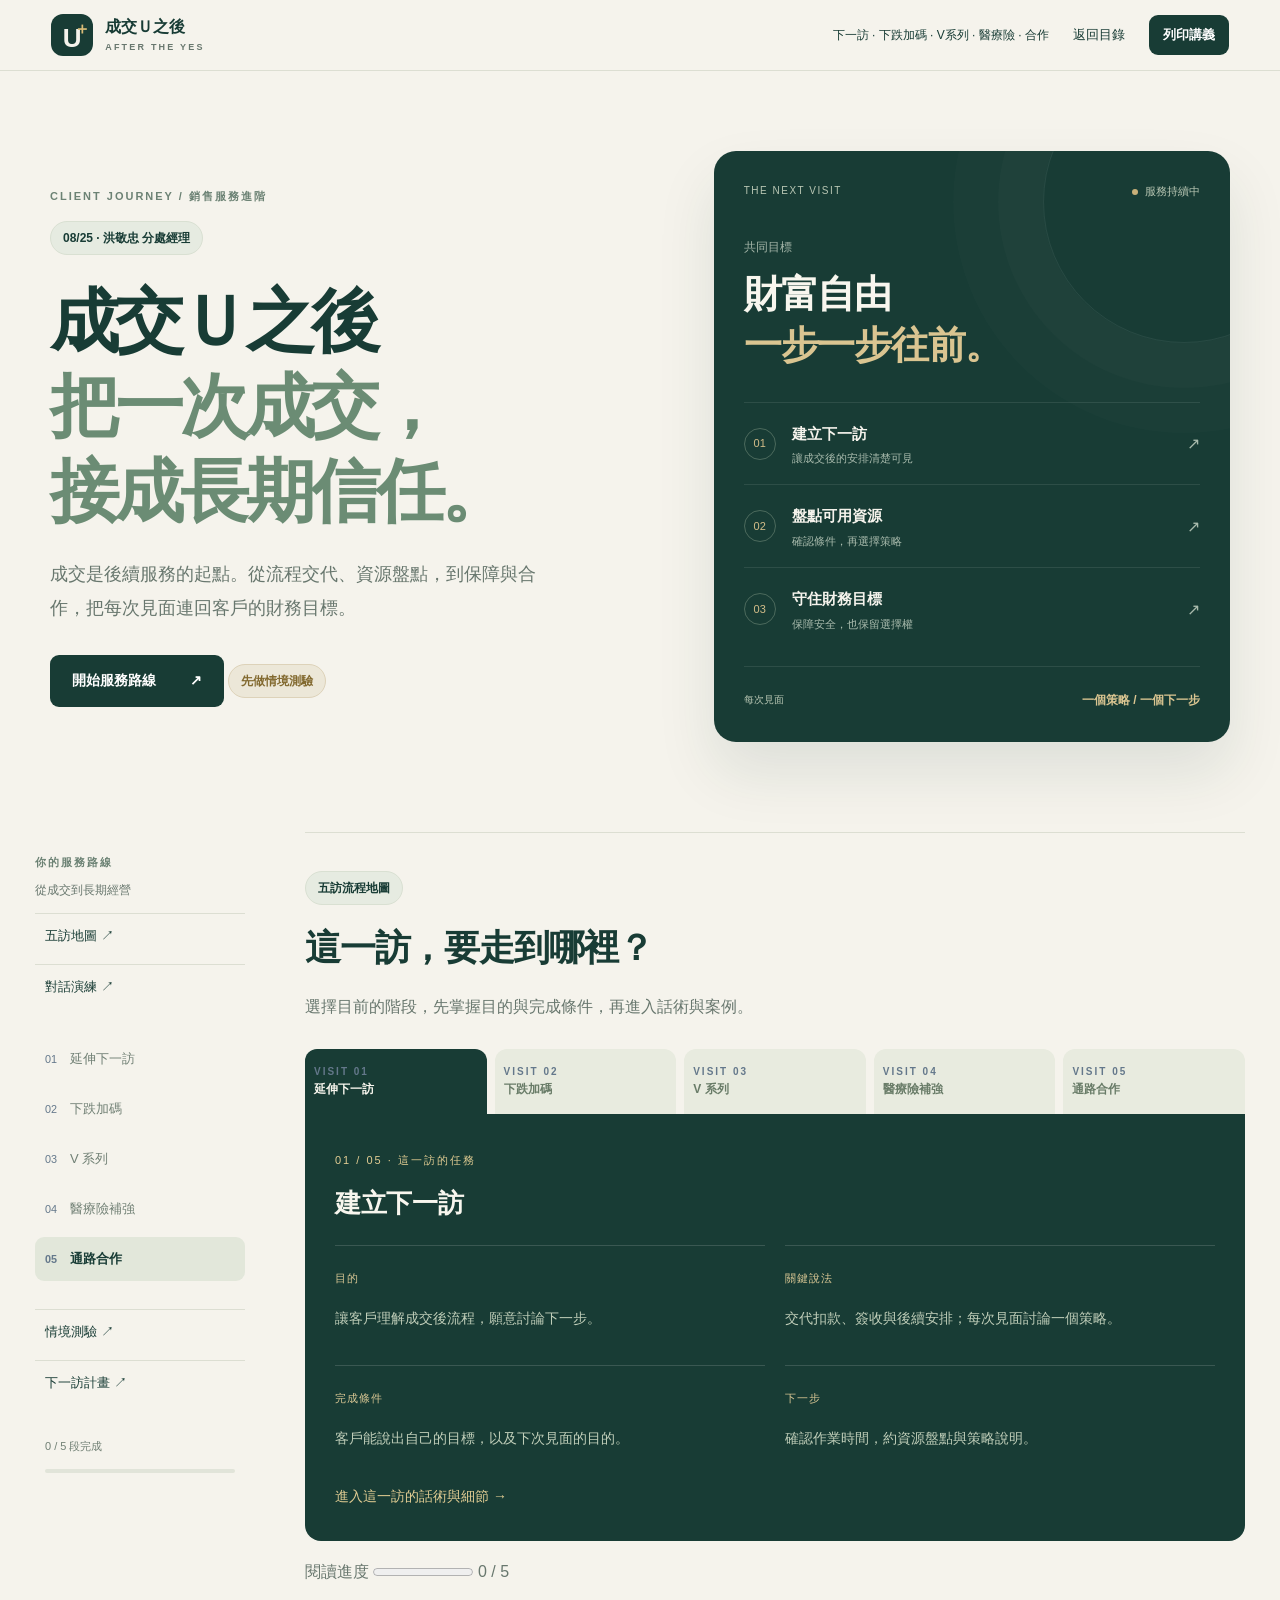
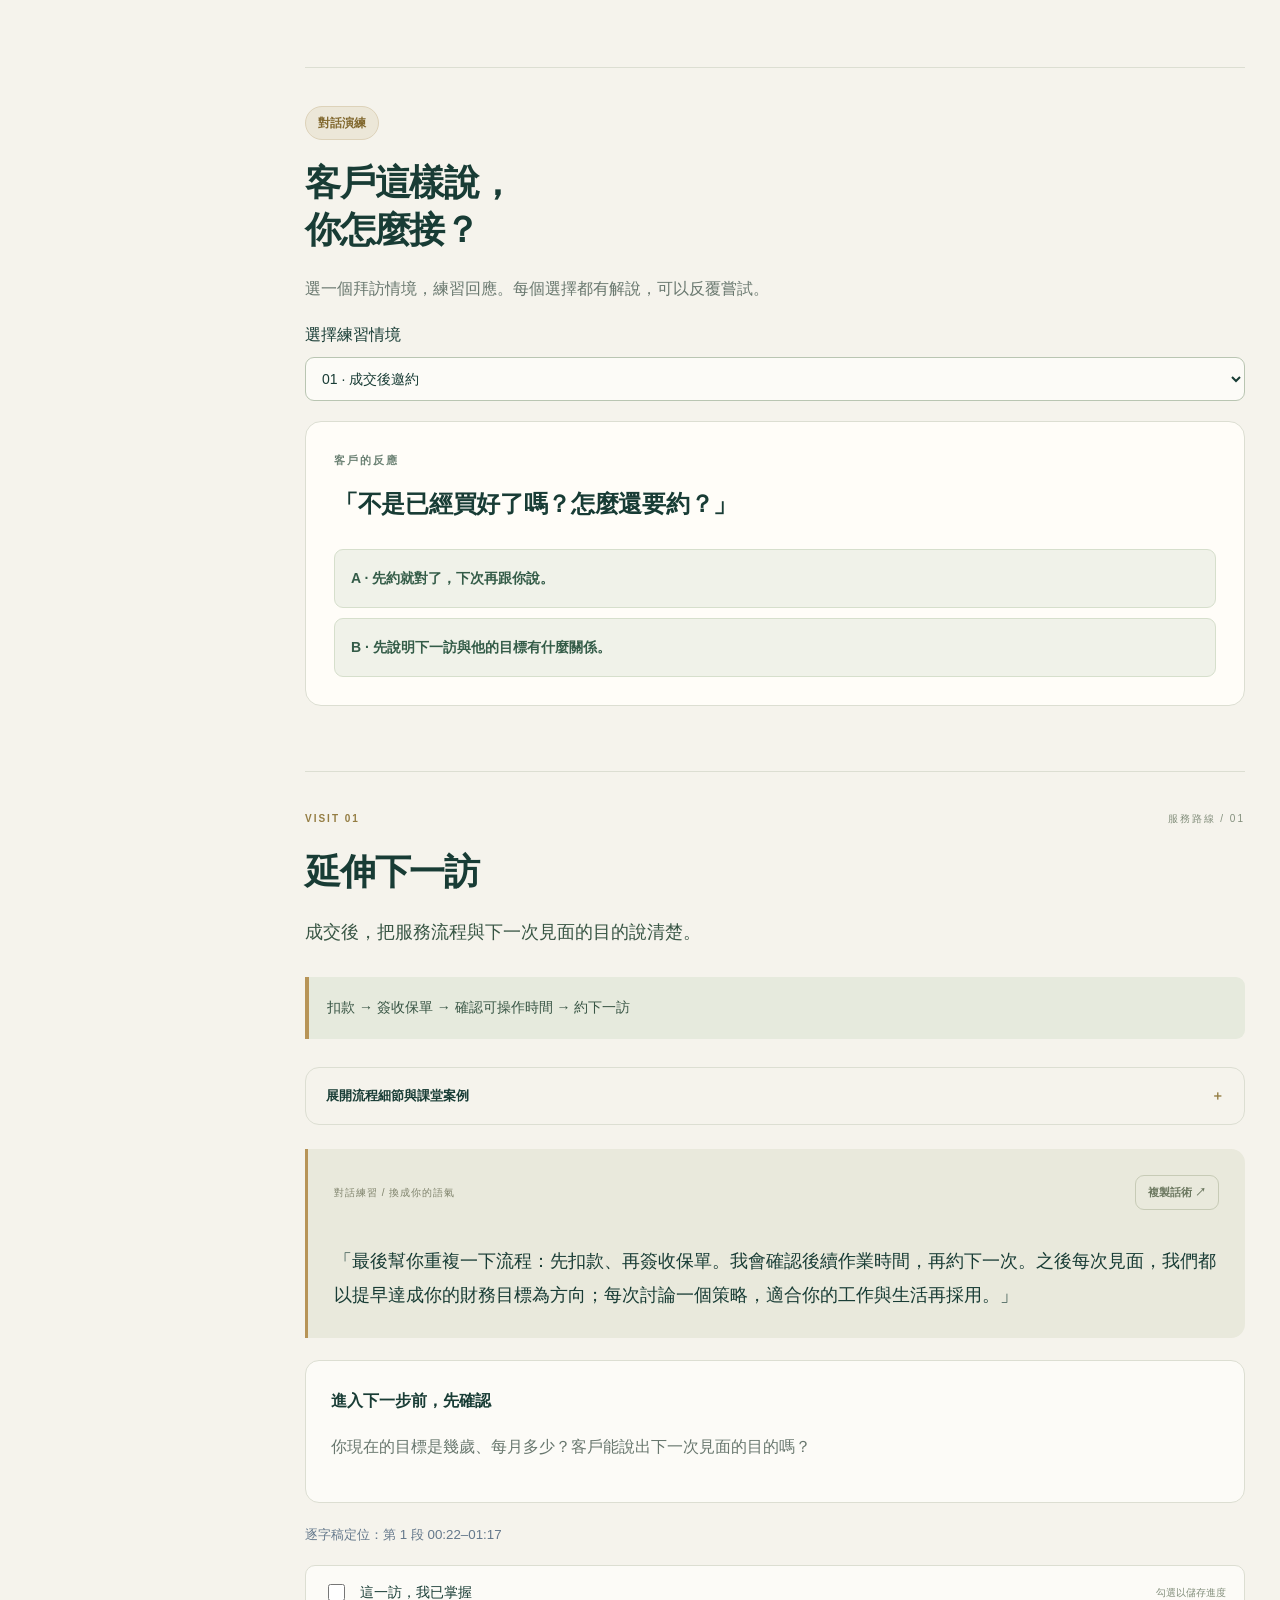
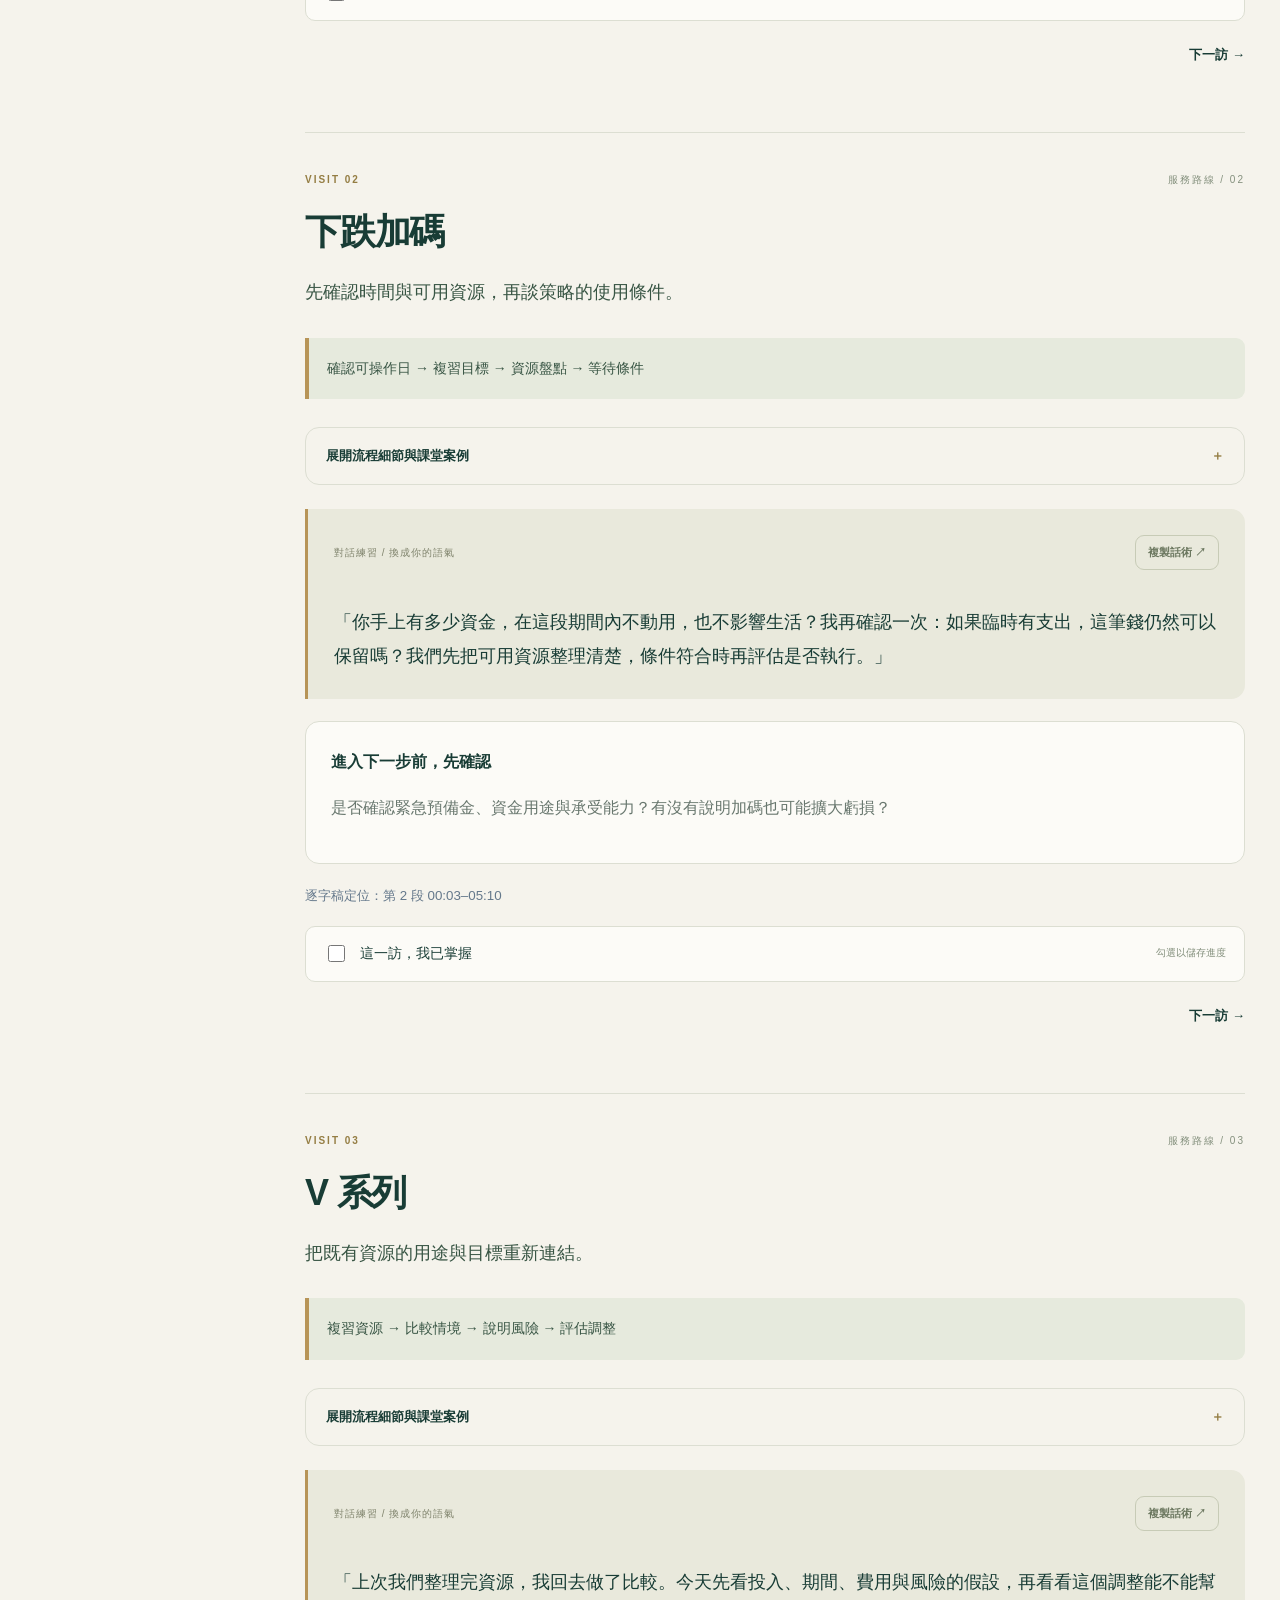
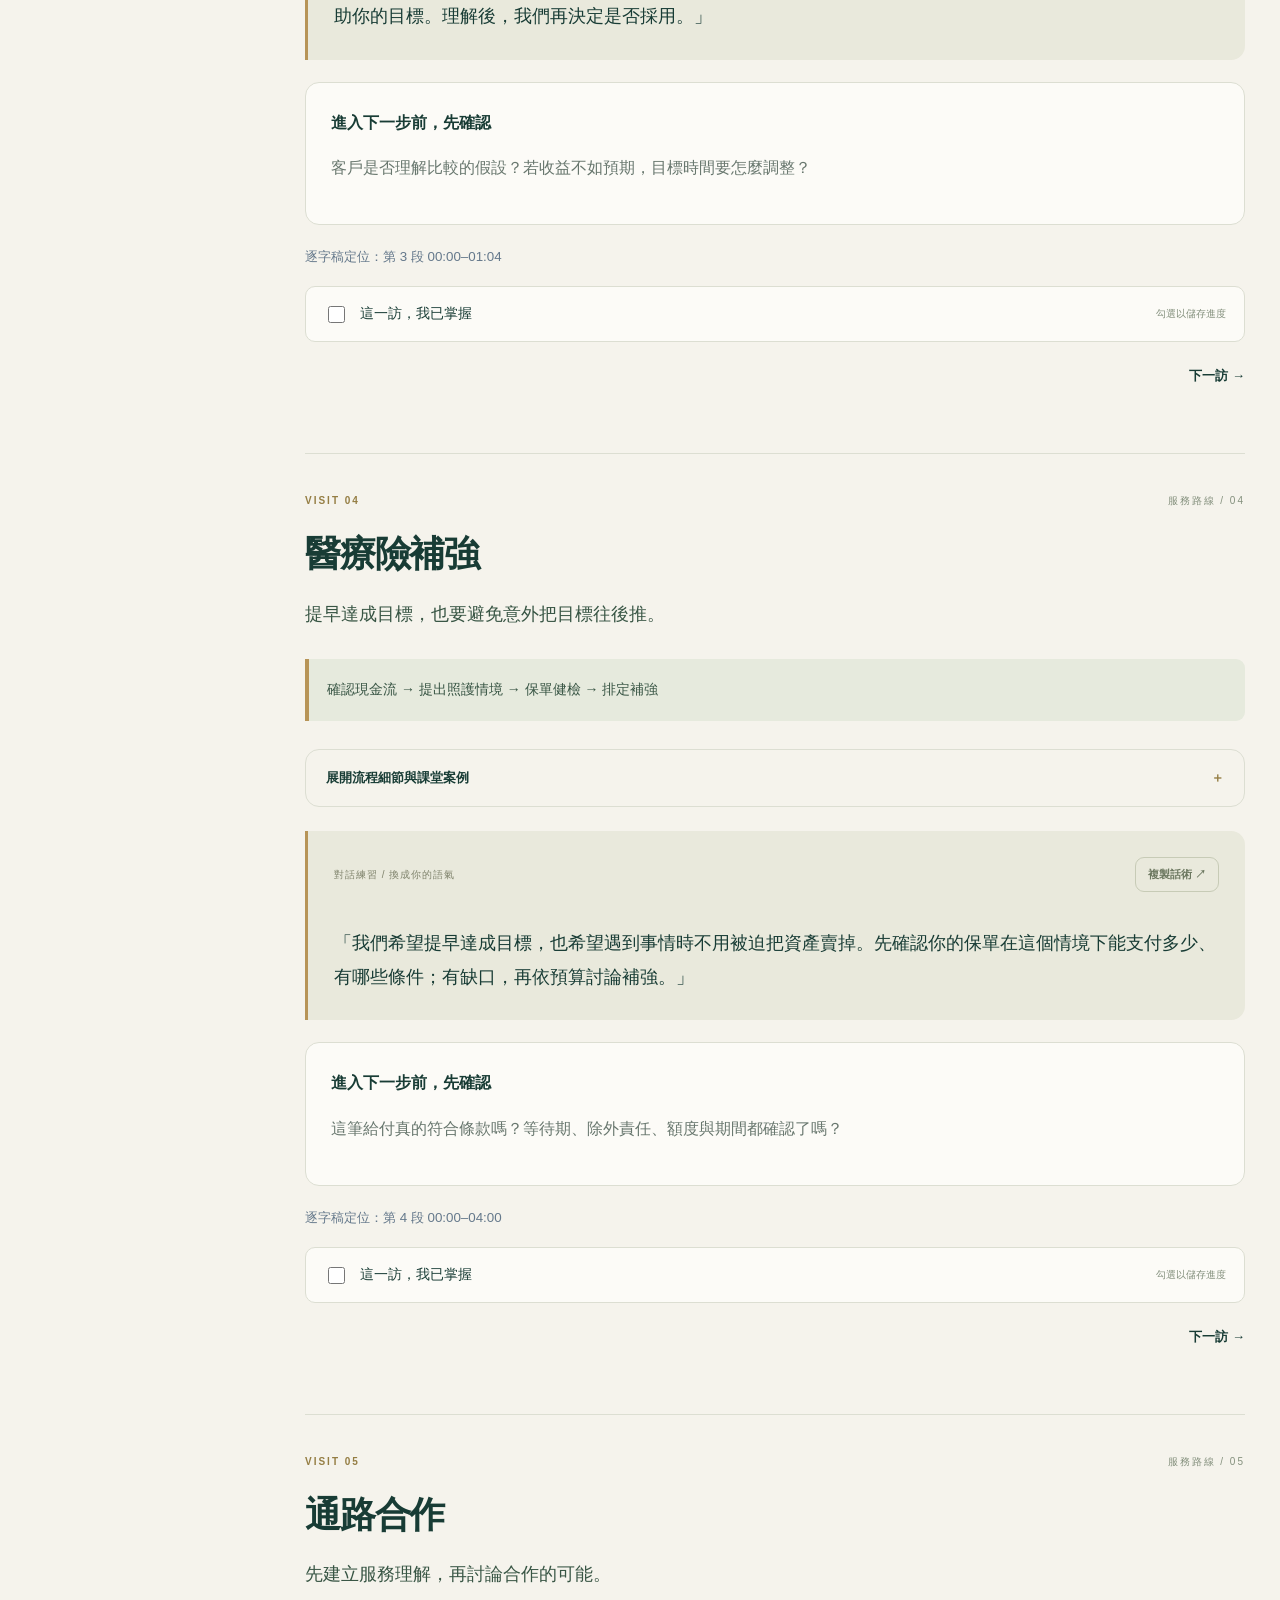
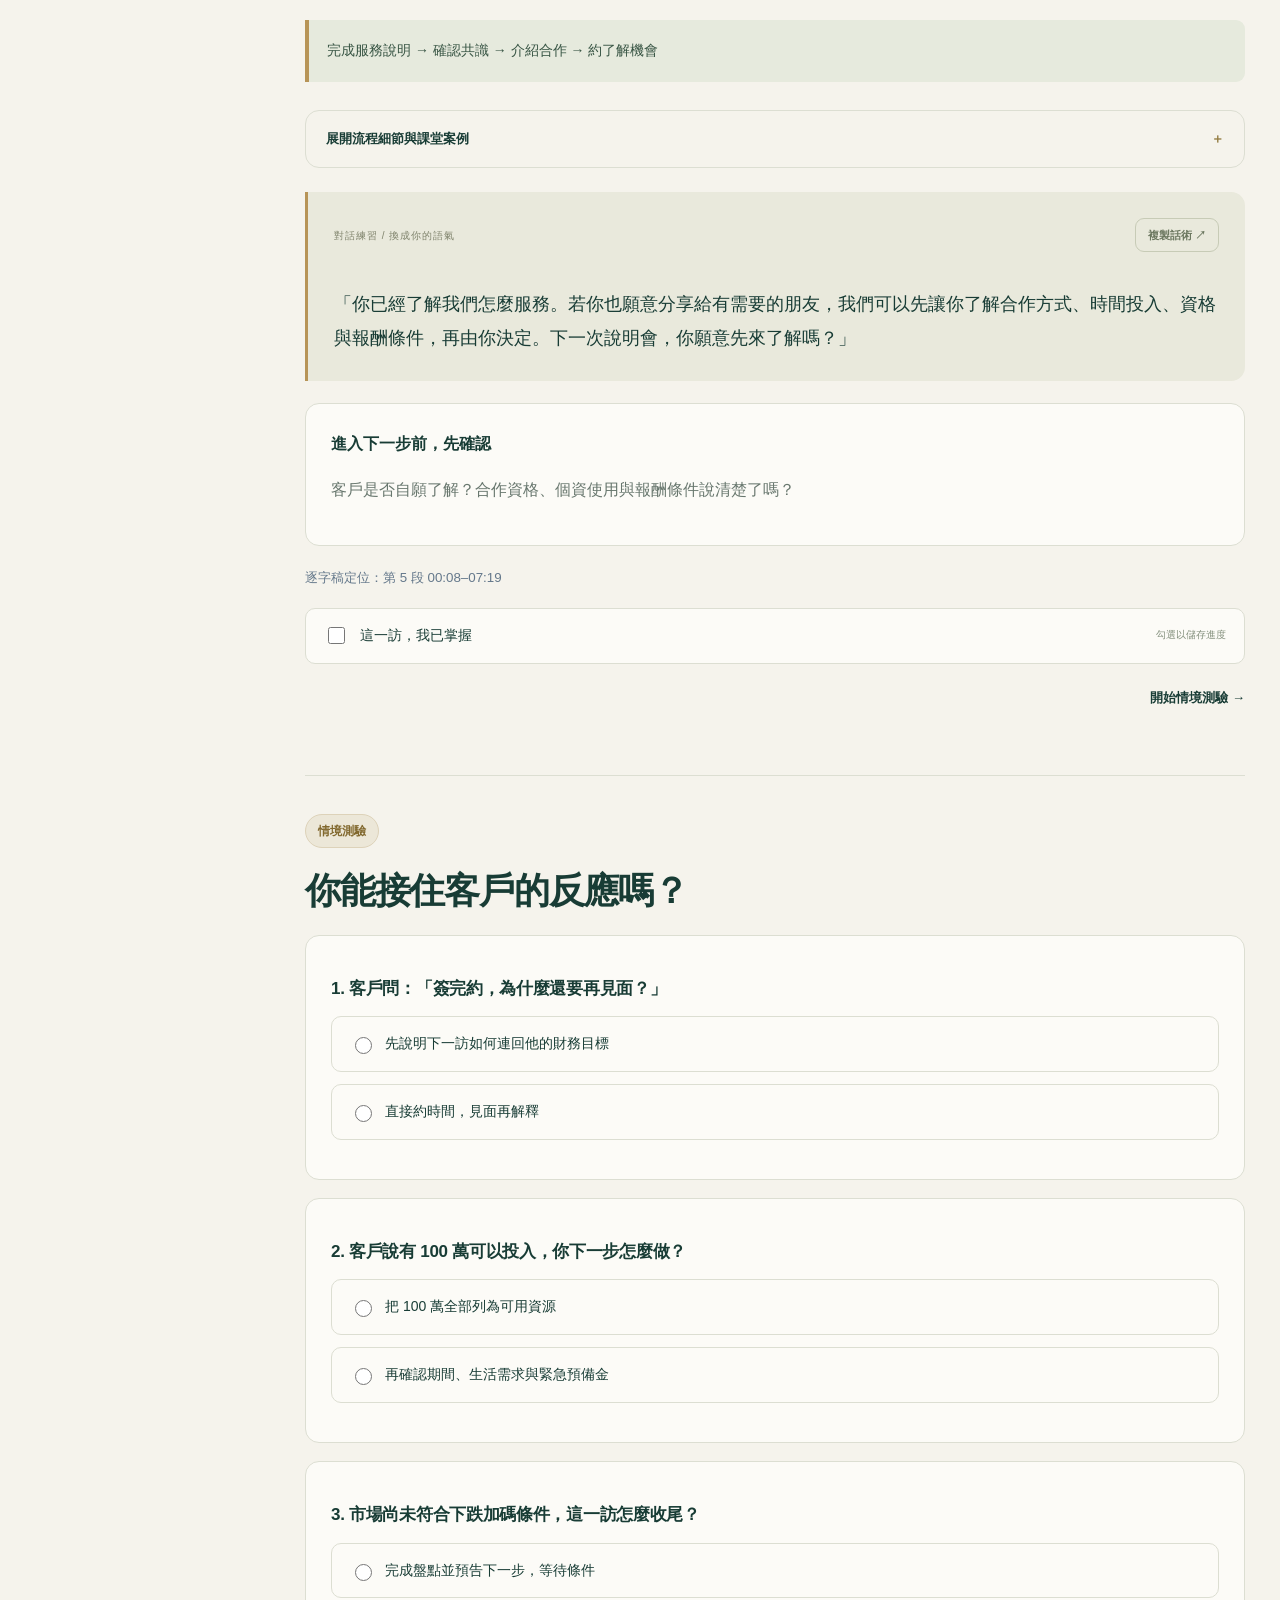
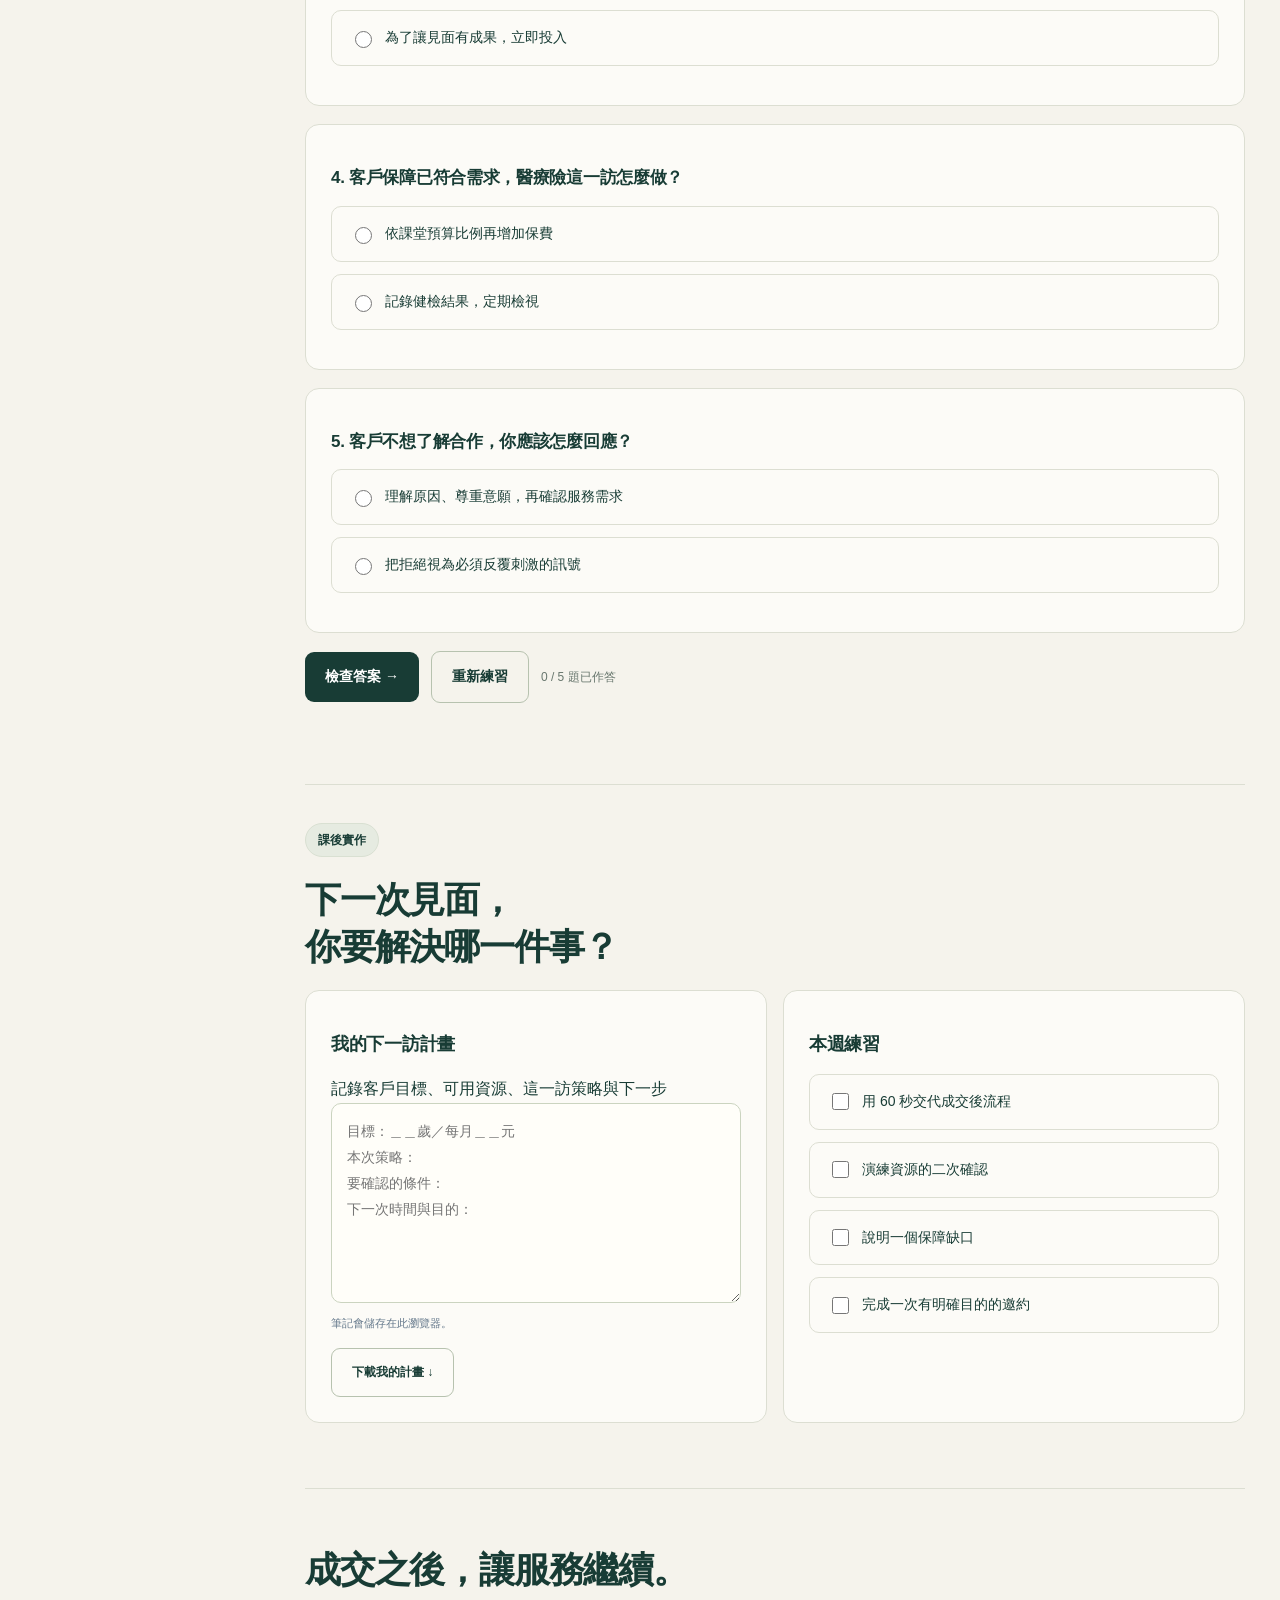
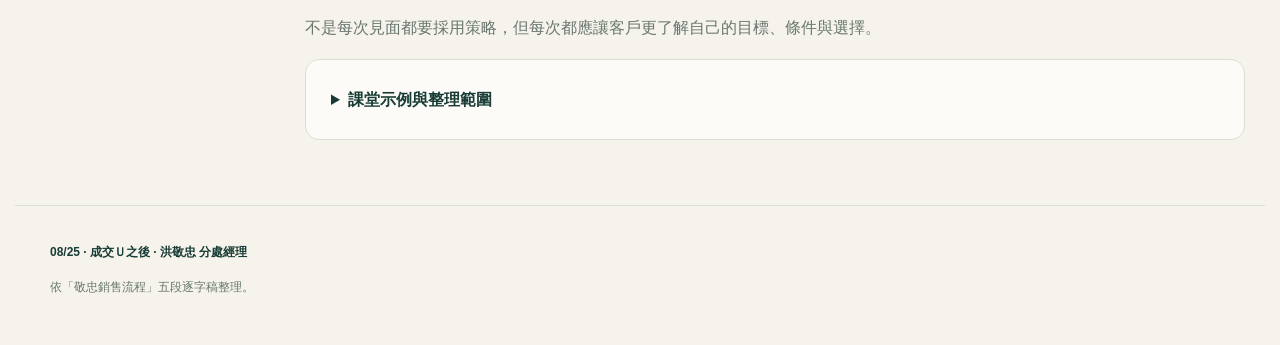
<file: index.html>
<!doctype html><html lang="zh-Hant"><meta charset="utf-8"><meta name="viewport" content="width=device-width,initial-scale=1"><title>成交Ｕ之後｜洪敬忠分處經理</title><link rel="stylesheet" href="style.css"><body><div class="scroll-meter" aria-hidden="true"><i></i></div><nav><a class="brand" href="#"><span class="brand-mark">U<span>＋</span></span><b>成交Ｕ之後<small>AFTER THE YES</small></b></a><span class="chapters"><a href="#s1">下一訪</a> · <a href="#s2">下跌加碼</a> · <a href="#s3">V系列</a> · <a href="#s4">醫療險</a> · <a href="#s5">合作</a></span><a href="catalog/index.html">返回目錄</a><button onclick="print()">列印講義</button></nav><header><div><span class="eyebrow">CLIENT JOURNEY / 銷售服務進階</span><span class="badge">08/25 · 洪敬忠 分處經理</span><h1>成交Ｕ之後<br><em>把一次成交，<br>接成長期信任。</em></h1><p>成交是後續服務的起點。從流程交代、資源盤點，到保障與合作，把每次見面連回客戶的財務目標。</p><a class="button" id="resume" href="#s1">開始服務路線 <span>↗</span></a> <a class="badge gold" href="#quiz">先做情境測驗</a></div><div class="journey-board"><div class="board-top"><span>THE NEXT VISIT</span><span class="live-dot">服務持續中</span></div><div class="board-goal"><small>共同目標</small><h2>財富自由<br><em>一步一步往前。</em></h2></div><div class="journey-line"><a href="#s1"><i>01</i><div><b>建立下一訪</b><small>讓成交後的安排清楚可見</small></div><span>↗</span></a><a href="#s2"><i>02</i><div><b>盤點可用資源</b><small>確認條件，再選擇策略</small></div><span>↗</span></a><a href="#s4"><i>03</i><div><b>守住財務目標</b><small>保障安全，也保留選擇權</small></div><span>↗</span></a></div><div class="board-bottom"><span>每次見面</span><b>一個策略 / 一個下一步</b></div></div></header><div class="learning-layout"><aside class="sidebar no-print"><span class="eyebrow">你的服務路線</span><p>從成交到長期經營</p><a href="#map">五訪地圖 ↗</a><a href="#rehearsal">對話演練 ↗</a><div class="side-links"></div><a href="#quiz">情境測驗 ↗</a><a href="#practice">下一訪計畫 ↗</a><div class="side-status"><span id="sideCount">0 / 5 段完成</span><div><i id="sideBar"></i></div></div></aside><main><section id="map"><span class="badge">五訪流程地圖</span><h2>這一訪，要走到哪裡？</h2><p>選擇目前的階段，先掌握目的與完成條件，再進入話術與案例。</p><div id="visitTabs" class="visit-tabs" role="tablist" aria-label="五訪流程"></div><div id="visitPanel" class="visit-panel" role="tabpanel" tabindex="0"></div><p>閱讀進度 <progress id="progress" max="5" value="0"></progress> <span id="count">0 / 5</span></p></section><section id="rehearsal"><span class="badge gold">對話演練</span><h2>客戶這樣說，<br>你怎麼接？</h2><p>選一個拜訪情境，練習回應。每個選擇都有解說，可以反覆嘗試。</p><label for="scenario">選擇練習情境</label><select id="scenario"></select><div class="conversation"><span class="eyebrow">客戶的反應</span><h3 id="clientLine"></h3><div id="replyChoices"></div><div id="replyFeedback" aria-live="polite"></div></div></section><section id="s1" class="lesson-section" data-step="1"><div class="section-kicker"><span>VISIT 01</span><span>服務路線 / 01</span></div><h2>延伸下一訪</h2><p>成交後，把服務流程與下一次見面的目的說清楚。</p><div class="flow">扣款 → 簽收保單 → 確認可操作時間 → 約下一訪</div><details class="deep-dive"><summary>展開流程細節與課堂案例 <span>＋</span></summary><div class="grid two"><article class="card"><h3>先交代流程</h3><p>確認帳戶扣款或信用卡扣款方式，再說明保單簽收與後續作業。讓客戶知道成交後會發生什麼事。</p></article><article class="card"><h3>每次只給一個策略</h3><p>以客戶的財務目標為主軸，每次見面提供一個策略，確認不影響工作與生活，再討論是否採用。</p></article><article class="card"><h3>暫時不採用，也保留下一步</h3><p>如果條件不合適，先不使用；未來條件改變，再重新評估。</p></article></div></details><blockquote><div class="script-heading"><small>對話練習 / 換成你的語氣</small><button class="copy-script no-print" type="button">複製話術 ↗</button></div><br>「最後幫你重複一下流程：先扣款、再簽收保單。我會確認後續作業時間，再約下一次。之後每次見面，我們都以提早達成你的財務目標為方向；每次討論一個策略，適合你的工作與生活再採用。」</blockquote><div class="panel"><b>進入下一步前，先確認</b><p>你現在的目標是幾歲、每月多少？客戶能說出下一次見面的目的嗎？</p></div><p><small>逐字稿定位：第 1 段 00:22–01:17</small></p><label class="task no-print"><input type="checkbox" class="read" id="read1"> 這一訪，我已掌握 <span class="check-hint">勾選以儲存進度</span></label><a class="next-step no-print" href="#s2">下一訪 →</a></section><section id="s2" class="lesson-section" data-step="2"><div class="section-kicker"><span>VISIT 02</span><span>服務路線 / 02</span></div><h2>下跌加碼</h2><p>先確認時間與可用資源，再談策略的使用條件。</p><div class="flow">確認可操作日 → 複習目標 → 資源盤點 → 等待條件</div><details class="deep-dive"><summary>展開流程細節與課堂案例 <span>＋</span></summary><div class="grid two"><article class="card"><h3>把作業時間算清楚</h3><p>課堂口述順序為簽收後加 12 個日曆天，再加 2 個工作天，再加 2 個工作天可操作。這是課堂流程筆記；實際起算、假日順延與可操作日須查核該保單及公司作業規定。</p></article><article class="card"><h3>用較長期間確認資金</h3><p>講師以最長 2 年 4 個月詢問資金可放多久，而不是只講平均 10 個月。客戶先回答 100 萬，確認生活需求後縮為 50 萬：可用資源必須經過二次確認。這些期間是講師口述經驗，非未來持有期上限。</p></article><article class="card"><h3>保價金盤點</h3><p>透過阿德的故事，引出既有保單與保單價值準備金的盤點。若考慮保單借款，必須一併說明利息、還款與對保障的影響；有資源不等於適合投入。</p></article><article class="card"><h3>策略要有啟動條件</h3><p>目前沒有下跌，就先完成盤點與規則說明。不要因為見面就一定要交易；結尾預告下一個策略。</p></article></div></details><blockquote><div class="script-heading"><small>對話練習 / 換成你的語氣</small><button class="copy-script no-print" type="button">複製話術 ↗</button></div><br>「你手上有多少資金，在這段期間內不動用，也不影響生活？我再確認一次：如果臨時有支出，這筆錢仍然可以保留嗎？我們先把可用資源整理清楚，條件符合時再評估是否執行。」</blockquote><div class="panel"><b>進入下一步前，先確認</b><p>是否確認緊急預備金、資金用途與承受能力？有沒有說明加碼也可能擴大虧損？</p></div><p><small>逐字稿定位：第 2 段 00:03–05:10</small></p><label class="task no-print"><input type="checkbox" class="read" id="read2"> 這一訪，我已掌握 <span class="check-hint">勾選以儲存進度</span></label><a class="next-step no-print" href="#s3">下一訪 →</a></section><section id="s3" class="lesson-section" data-step="3"><div class="section-kicker"><span>VISIT 03</span><span>服務路線 / 03</span></div><h2>V 系列</h2><p>把既有資源的用途與目標重新連結。</p><div class="flow">複習資源 → 比較情境 → 說明風險 → 評估調整</div><details class="deep-dive"><summary>展開流程細節與課堂案例 <span>＋</span></summary><div class="grid two"><article class="card"><h3>先複習，再拿出比較</h3><p>承接上次盤點的保單與資源，提供同期間、同投入條件的比較；不要只比較結果。</p></article><article class="card"><h3>讓客戶看見目標變化</h3><p>課堂以 60 歲、每月 5 萬，推演提早到 55 歲的情境。這是目標試算，不代表保證達成；20 年增加 100 萬或 500 萬等數字缺乏完整假設，不作為預測依據。</p></article><article class="card"><h3>報酬與風險一起說</h3><p>依原銷售流程說明月報、波動、風險、費用與產品條件，再討論是否調整。月配息不等於獲利，也不能只憑配息金額判斷適合度。</p></article></div></details><blockquote><div class="script-heading"><small>對話練習 / 換成你的語氣</small><button class="copy-script no-print" type="button">複製話術 ↗</button></div><br>「上次我們整理完資源，我回去做了比較。今天先看投入、期間、費用與風險的假設，再看看這個調整能不能幫助你的目標。理解後，我們再決定是否採用。」</blockquote><div class="panel"><b>進入下一步前，先確認</b><p>客戶是否理解比較的假設？若收益不如預期，目標時間要怎麼調整？</p></div><p><small>逐字稿定位：第 3 段 00:00–01:04</small></p><label class="task no-print"><input type="checkbox" class="read" id="read3"> 這一訪，我已掌握 <span class="check-hint">勾選以儲存進度</span></label><a class="next-step no-print" href="#s4">下一訪 →</a></section><section id="s4" class="lesson-section" data-step="4"><div class="section-kicker"><span>VISIT 04</span><span>服務路線 / 04</span></div><h2>醫療險補強</h2><p>提早達成目標，也要避免意外把目標往後推。</p><div class="flow">確認現金流 → 提出照護情境 → 保單健檢 → 排定補強</div><details class="deep-dive"><summary>展開流程細節與課堂案例 <span>＋</span></summary><div class="grid two"><article class="card"><h3>下一訪接到實際服務節點</h3><p>成交後重述扣款、簽收與配息的時間軸。講師會在客戶感受到現金流後，接續保障安全服務；實際配息仍依商品條件。</p></article><article class="card"><h3>用照護支出看見缺口</h3><p>課堂假設每月看護 3.5 萬加醫療雜支 1.5 萬，共 5 萬；每年 60 萬、60 年為 3,600 萬。這是固定費用的長期情境，未含通膨與個別病況，不能視為實際照護費用或保險必然給付。</p></article><article class="card"><h3>先健檢，才談補強</h3><p>確認既有保單的給付條件、金額與期間。如果保障不足，再按預算與需求補強；完整就不補強。資金有限時，先處理優先缺口並約定後續檢視。</p></article><article class="card"><h3>核心是守住目標</h3><p>投資策略可能讓時間往前，保障規劃則降低資產因事故被迫動用的壓力。課堂的 10% 預算是溝通示例，不能代替個別需求分析。</p></article></div></details><blockquote><div class="script-heading"><small>對話練習 / 換成你的語氣</small><button class="copy-script no-print" type="button">複製話術 ↗</button></div><br>「我們希望提早達成目標，也希望遇到事情時不用被迫把資產賣掉。先確認你的保單在這個情境下能支付多少、有哪些條件；有缺口，再依預算討論補強。」</blockquote><div class="panel"><b>進入下一步前，先確認</b><p>這筆給付真的符合條款嗎？等待期、除外責任、額度與期間都確認了嗎？</p></div><p><small>逐字稿定位：第 4 段 00:00–04:00</small></p><label class="task no-print"><input type="checkbox" class="read" id="read4"> 這一訪，我已掌握 <span class="check-hint">勾選以儲存進度</span></label><a class="next-step no-print" href="#s5">下一訪 →</a></section><section id="s5" class="lesson-section" data-step="5"><div class="section-kicker"><span>VISIT 05</span><span>服務路線 / 05</span></div><h2>通路合作</h2><p>先建立服務理解，再討論合作的可能。</p><div class="flow">完成服務說明 → 確認共識 → 介紹合作 → 約了解機會</div><details class="deep-dive"><summary>展開流程細節與課堂案例 <span>＋</span></summary><div class="grid two"><article class="card"><h3>看反應，檢查溝通</h3><p>若客戶對再次見面不理解，先回到目的：為什麼見面、這次要解決什麼。反應是理解程度的線索；也要尊重客戶拒絕與安排。</p></article><article class="card"><h3>行銷流程走完，才談合作</h3><p>講師會先讓客戶理解 U、V 與保障服務，再進入合作流程；即使沒有購買，也先讓客戶了解能服務哪些需求。30%、60%、90% 是課堂的熟悉程度比喻。</p></article><article class="card"><h3>從分享價值開始</h3><p>課堂用「認識 300 人、其中 5 人可能達成目標」引出分享服務的機會。這是對話假設，不能視為人口統計；朋友是否需要，仍須個別了解並尊重意願。</p></article><article class="card"><h3>案例帶出選擇權</h3><p>莉莉的故事強調增加資源、提早目標；另一位客戶的故事強調工作與家庭的選擇。逐字稿中的姓名有辨識不確定，收入與提早年數為講師口述個案，不代表典型或保證成果。</p></article><article class="card"><h3>邀約要具體，也要合規</h3><p>說明合作方式、投入時間、資格與報酬條件後，邀請客戶了解。課堂提到週三 18:45，是原講師的邀約示範，實際活動須另外確認；報酬依合法資格與公司制度辦理。</p></article></div></details><blockquote><div class="script-heading"><small>對話練習 / 換成你的語氣</small><button class="copy-script no-print" type="button">複製話術 ↗</button></div><br>「你已經了解我們怎麼服務。若你也願意分享給有需要的朋友，我們可以先讓你了解合作方式、時間投入、資格與報酬條件，再由你決定。下一次說明會，你願意先來了解嗎？」</blockquote><div class="panel"><b>進入下一步前，先確認</b><p>客戶是否自願了解？合作資格、個資使用與報酬條件說清楚了嗎？</p></div><p><small>逐字稿定位：第 5 段 00:08–07:19</small></p><label class="task no-print"><input type="checkbox" class="read" id="read5"> 這一訪，我已掌握 <span class="check-hint">勾選以儲存進度</span></label><a class="next-step no-print" href="#quiz">開始情境測驗 →</a></section><section id="quiz"><span class="badge gold">情境測驗</span><h2>你能接住客戶的反應嗎？</h2><div id="questions"></div><div class="quiz-actions"><button id="grade">檢查答案 →</button><button id="resetQuiz" class="secondary" type="button">重新練習</button><span id="answered">0 / 5 題已作答</span></div><p id="score" role="status" aria-live="polite"></p></section><section id="practice"><span class="badge">課後實作</span><h2>下一次見面，<br>你要解決哪一件事？</h2><div class="grid two"><div class="panel"><h3>我的下一訪計畫</h3><label for="notes">記錄客戶目標、可用資源、這一訪策略與下一步</label><textarea id="notes" placeholder="目標：＿＿歲／每月＿＿元&#10;本次策略：&#10;要確認的條件：&#10;下一次時間與目的："></textarea><div class="note-actions"><small id="saveStatus">筆記會儲存在此瀏覽器。</small><button id="exportNotes" type="button" class="secondary">下載我的計畫 ↓</button></div></div><div class="panel"><h3>本週練習</h3><label class="task"><input class="homework" id="h1" type="checkbox"> 用 60 秒交代成交後流程</label><label class="task"><input class="homework" id="h2" type="checkbox"> 演練資源的二次確認</label><label class="task"><input class="homework" id="h3" type="checkbox"> 說明一個保障缺口</label><label class="task"><input class="homework" id="h4" type="checkbox"> 完成一次有明確目的的邀約</label></div></div></section><section><h2>成交之後，讓服務繼續。</h2><p>不是每次見面都要採用策略，但每次都應讓客戶更了解自己的目標、條件與選擇。</p><details><summary>課堂示例與整理範圍</summary><p>數字、操作期間、個案成果與活動時間均來自使用者提供的逐字稿，未經外部驗證。已刪除錄音準備與切段對話，修正可判斷的口語辨識錯字；姓名與商品指涉不確定處保留不確定性。本頁提供銷售流程學習，不代替商品條款、個別財務評估或公司作業規範。</p></details></section></main></div><div class="mobile-dock no-print"><a id="mobileResume" href="#s1">繼續學習 <span>→</span></a><a href="#rehearsal">演練</a><a href="#practice">下一訪</a></div><div id="toast" role="status" aria-live="polite"></div><footer><b>08/25 · 成交Ｕ之後 · 洪敬忠 分處經理</b><p>依「敬忠銷售流程」五段逐字稿整理。</p></footer><script src="main.js"></script></body></html>
</file>
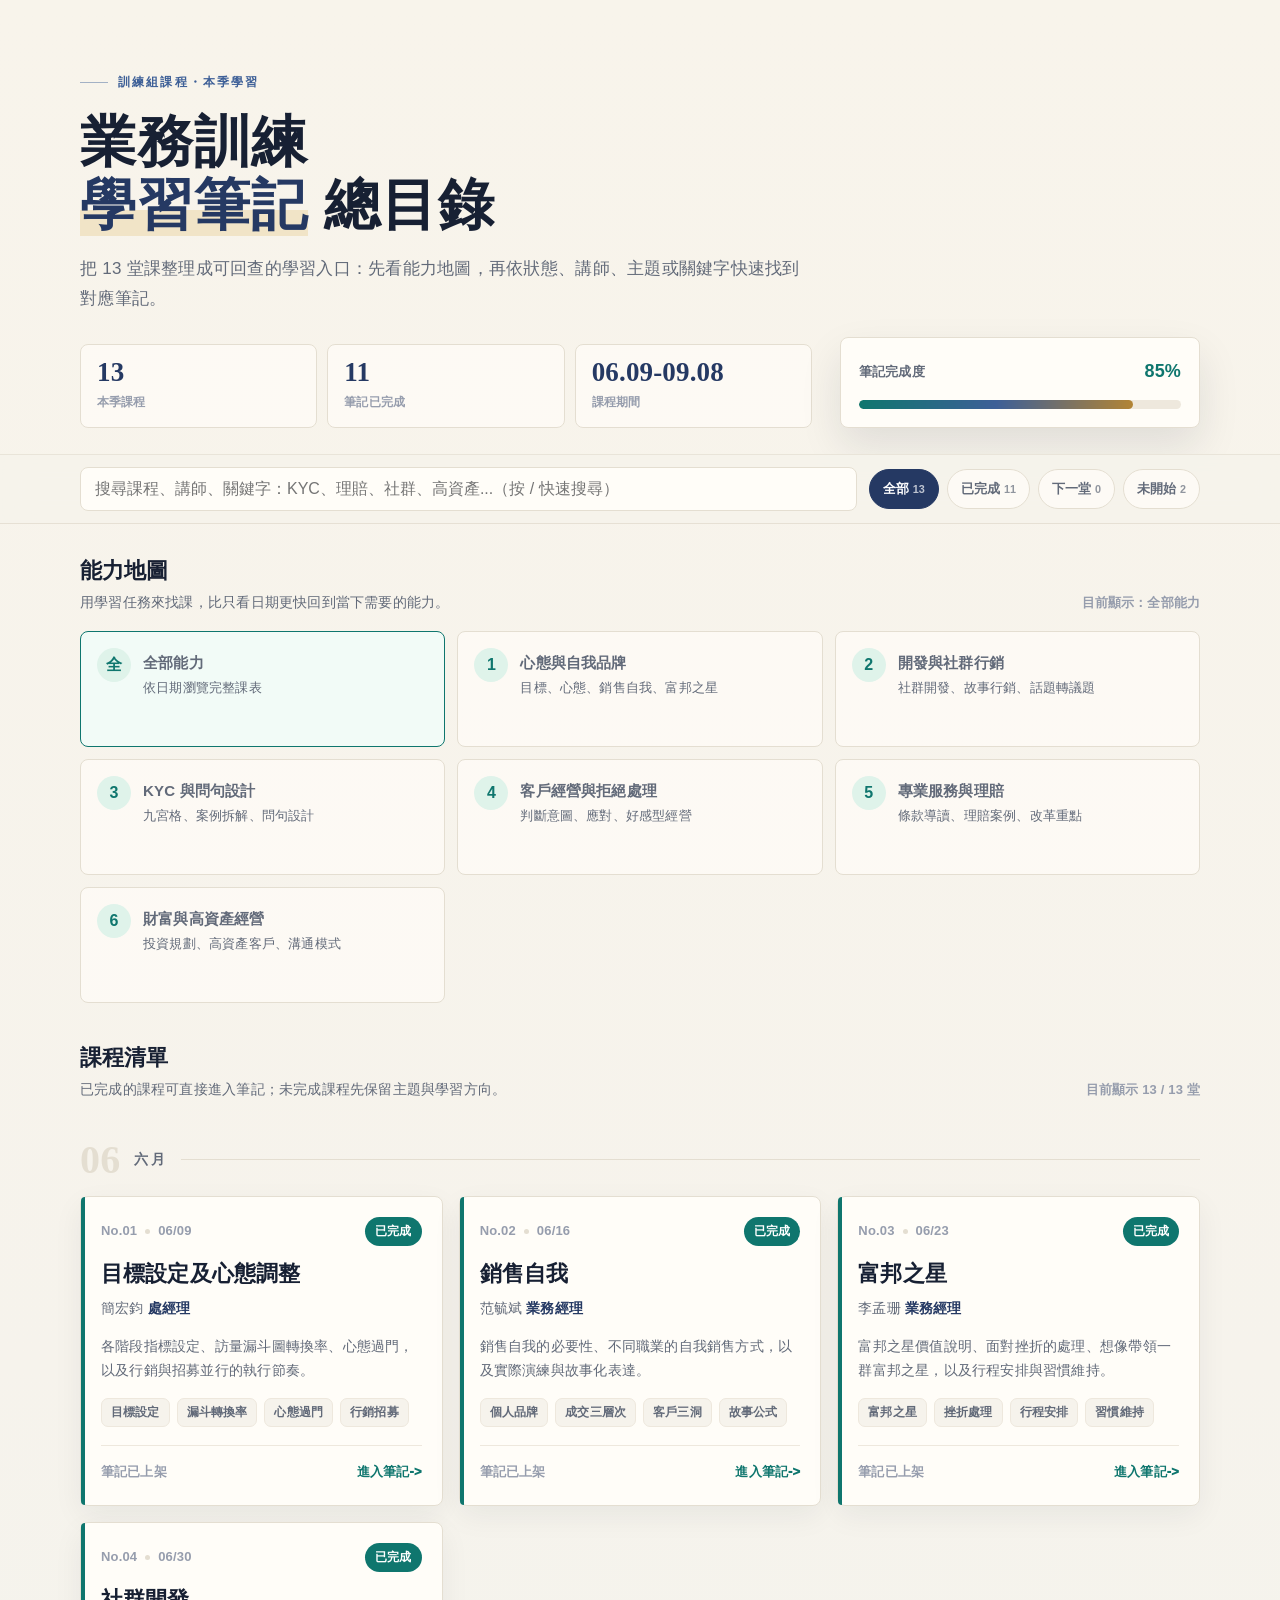
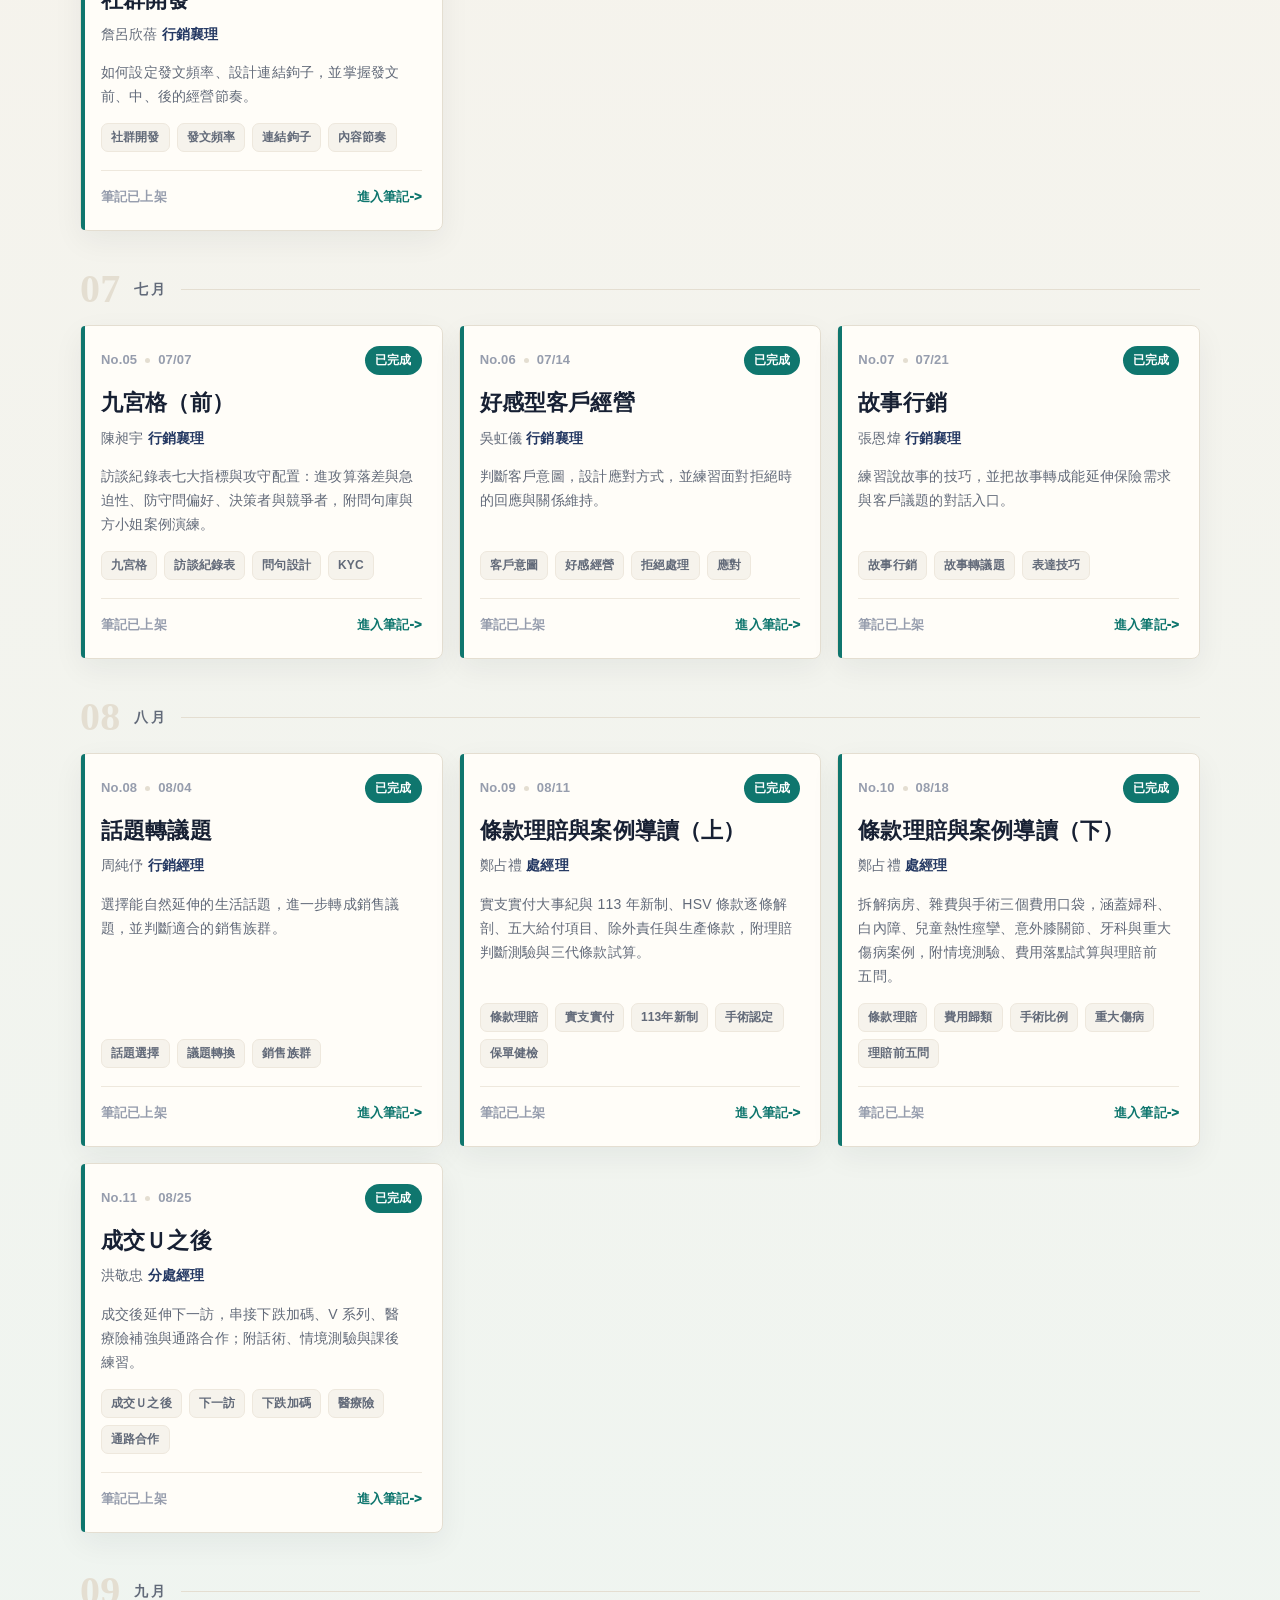
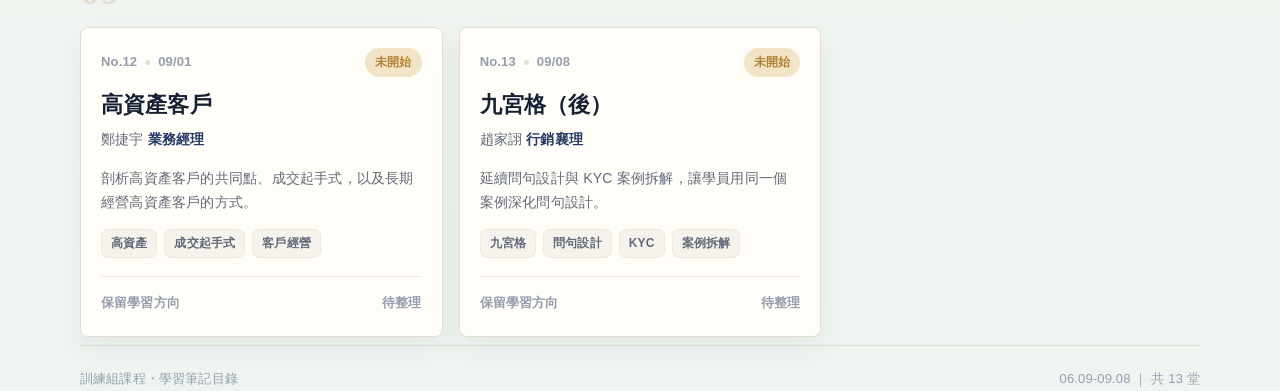
<file: catalog/index.html>
<!DOCTYPE html>
<html lang="zh-Hant">
<head>
<meta charset="UTF-8">
<meta name="viewport" content="width=device-width, initial-scale=1.0">
<title>訓練組課程｜學習筆記目錄</title>
<meta name="description" content="訓練組 13 堂課程學習筆記總目錄，依能力地圖、日期、狀態與關鍵字快速查找。">





<meta name="theme-color" content="#253963">
<meta name="msapplication-TileColor" content="#f6f3ec">


<link rel="stylesheet" href="css/style.css?v=20260811">
</head>
<body>
  <header class="hero">
    <div class="wrap hero-grid">
      <div>
        <span class="eyebrow">訓練組課程・本季學習</span>
        <h1>業務訓練<br><span>學習筆記</span> 總目錄</h1>
        <p class="sub">把 13 堂課整理成可回查的學習入口：先看能力地圖，再依狀態、講師、主題或關鍵字快速找到對應筆記。</p>
        <div class="stats">
          <div class="stat"><b id="totalCount">13</b><span>本季課程</span></div>
          <div class="stat"><b id="doneCount">11</b><span>筆記已完成</span></div>
          <div class="stat"><b>06.09-09.08</b><span>課程期間</span></div>
        </div>
      </div>
      <div class="progress-card" aria-label="筆記完成度">
        <div class="progress-head"><span>筆記完成度</span><b id="pct">0%</b></div>
        <div class="progress"><i id="bar"></i></div>
      </div>
    </div>
  </header>

  <nav class="toolbar" aria-label="課程篩選">
    <div class="wrap toolbar-inner">
      <div class="search-wrap">
        <input id="searchInput" class="search" type="search" placeholder="搜尋課程、講師、關鍵字：KYC、理賠、社群、高資產...（按 / 快速搜尋）">
        <button id="searchClear" class="search-clear" aria-label="清除搜尋">✕</button>
      </div>
      <div id="statusChips" class="chips"></div>
    </div>
  </nav>

  <main>
    <section class="section">
      <div class="wrap">
        <div class="section-head">
          <div>
            <h2>能力地圖</h2>
            <p>用學習任務來找課，比只看日期更快回到當下需要的能力。</p>
          </div>
          <span id="activePathLabel" class="result">目前顯示：全部能力</span>
        </div>
        <div id="pathGrid" class="path-grid"></div>
      </div>
    </section>

    <section class="section">
      <div class="wrap">
        <div class="section-head">
          <div>
            <h2>課程清單</h2>
            <p>已完成的課程可直接進入筆記；未完成課程先保留主題與學習方向。</p>
          </div>
          <span id="resultCount" class="result"></span>
        </div>
        <div id="courseMount"></div>
        <div id="emptyState" class="empty">沒有符合條件的課程，試著換一個關鍵字或篩選條件。</div>
      </div>
    </section>
  </main>

  <footer class="wrap">
    <span>訓練組課程・學習筆記目錄</span>
    <span>06.09-09.08 ｜ 共 13 堂</span>
  </footer>

<script src="js/main.js?v=u-after-3"></script>
</body>
</html>
</file>
<file: style.css>
*{box-sizing:border-box}html{scroll-behavior:smooth;scroll-padding-top:100px}body{margin:0;color:#0c1a2b;background:linear-gradient(120deg,#fff,#f0f7fd);font:17px/1.8 -apple-system,BlinkMacSystemFont,"Microsoft JhengHei",sans-serif}a{color:#075fa8;text-decoration:none}nav{position:sticky;top:0;background:#ffffffed;border-bottom:1px solid #dfe8f1;z-index:4;padding:14px 5%;display:flex;gap:20px;align-items:center;flex-wrap:wrap}nav b{margin-right:auto}main,header,footer{max-width:1160px;margin:auto;padding:60px 26px}header{display:grid;grid-template-columns:1.2fr 1fr;gap:40px;align-items:center}h1{font-size:clamp(42px,6vw,78px);line-height:1.2;letter-spacing:-.05em}h2{font-size:clamp(30px,4vw,46px);line-height:1.3}h3{font-size:21px;margin:12px 0}p{color:#4f667e}em{font-style:normal;color:#0a5fa8}.badge,.button{display:inline-block;border-radius:30px;padding:7px 15px;background:#e8f2fb;color:#074680;font-weight:700}.button,button{border:0;background:#0a5fa8;color:white;padding:12px 20px;border-radius:12px;font:inherit;cursor:pointer}.gold{background:#fbf3e0;color:#8a5f08}.panel,.card,blockquote,details{background:white;border:1px solid #dfe8f1;border-radius:22px;padding:26px;box-shadow:0 12px 30px #0c1a2b08}.grid{display:grid;grid-template-columns:repeat(3,1fr);gap:18px}.two{grid-template-columns:repeat(2,1fr)}section{padding:35px 0 60px;border-top:1px solid #dfe8f1}.route{display:flex;gap:10px;flex-wrap:wrap;margin:25px 0}.route a{flex:1;min-width:140px;padding:18px;background:white;border:1px solid #b6d4ee;border-radius:15px}.flow{padding:18px 22px;border-left:4px solid #0a5fa8;background:#e8f2fb;color:#074680;border-radius:8px;margin:25px 0}blockquote{margin:22px 0;border-left:5px solid #d9aa43;font-size:20px}small{color:#64788b}textarea{width:100%;min-height:110px;border:1px solid #b6d4ee;border-radius:10px;padding:15px;font:inherit}label.task{display:block;padding:15px;background:white;border:1px solid #dfe8f1;border-radius:12px;margin:12px 0}input{accent-color:#0a5fa8}summary{cursor:pointer;font-weight:bold}button:focus-visible,a:focus-visible{outline:3px solid #d9aa43}progress{width:100px;accent-color:#0a5fa8}@media(max-width:760px){header{grid-template-columns:1fr;padding-top:35px}.grid{grid-template-columns:1fr}nav{gap:12px;font-size:14px}nav .chapters{display:none}main{padding:20px}blockquote{font-size:18px}section{padding-bottom:35px}}@media print{nav,.no-print,button{display:none}body{background:white}header,main,footer{padding:20px}h1{font-size:40px}.grid{display:block}.card{box-shadow:none;margin:10px 0;break-inside:avoid}section{break-before:page}textarea{min-height:100px}details{display:none}}/* 主題配置：墨綠、暖紙色與黃銅，呈現長期服務與財務目標。 */
:root{--ink:#183c35;--accent:#b79457;--paper:#f5f3ec;--line:#dcded2;--muted:#68776e}body{background:var(--paper);color:var(--ink);font-size:16px;line-height:1.85}a{color:var(--ink)}p{color:var(--muted)}em{color:#6b8c74}nav{padding:14px 4%;background:#f5f3ecf5;border-color:var(--line);gap:24px;flex-wrap:nowrap}nav button{font-size:13px;padding:8px 14px}.brand{display:flex;align-items:center;gap:12px;margin-right:auto}.brand-mark{position:relative;display:grid;place-items:center;background:var(--ink);color:#f5f3ec;width:42px;height:42px;border-radius:12px;font-weight:800;font-size:26px}.brand-mark span{font-size:16px;position:absolute;right:3px;top:0;color:#d9bc77}.brand b{line-height:1.3;white-space:nowrap}.brand small{display:block;font-size:9px;letter-spacing:2.2px;margin-top:4px;color:var(--muted)}nav .chapters{font-size:12px}nav>a:not(.brand){font-size:13px}header{max-width:1360px;padding:80px 50px 90px;grid-template-columns:1.15fr 1fr;gap:70px}header h1{font-size:clamp(46px,5.4vw,76px);line-height:1.23;letter-spacing:-.055em;margin:24px 0}header p{max-width:490px;font-size:18px;margin:24px 0 30px}.eyebrow{display:block;font-size:11px;letter-spacing:2px;color:#6c8274;font-weight:700;margin-bottom:15px}.badge{font-size:12px;padding:5px 12px;background:#e6ebe1;color:var(--ink);border:1px solid #d9e0d2}.gold{background:#ece7d8;border-color:#ddd2b9;color:#82692f}.button,button{background:var(--ink);border-radius:9px;font-weight:600;font-size:14px}.button{padding:13px 22px}.button span{margin-left:30px}.button:hover,button:hover{background:#28564a;transform:translateY(-1px)}.journey-board{position:relative;background:var(--ink);color:#f8f6ee;border-radius:22px;padding:30px;box-shadow:0 30px 60px #183c351a;overflow:hidden}.journey-board:before{content:'';position:absolute;width:280px;height:280px;border:1px solid #ffffff12;border-radius:50%;right:-95px;top:-90px;box-shadow:0 0 0 45px #ffffff04,0 0 0 90px #ffffff03;pointer-events:none}.board-top,.board-bottom{display:flex;justify-content:space-between;align-items:center;gap:12px;font-size:10px;letter-spacing:1.5px;color:#b9c7b4}.live-dot{letter-spacing:0;font-size:11px}.live-dot:before{content:'';display:inline-block;width:6px;height:6px;border-radius:100%;background:#c9b079;margin-right:7px}.board-goal{margin:30px 0}.board-goal small{color:#a4b5a8;font-size:12px}.board-goal h2{font-size:38px;margin:8px 0;line-height:1.35}.board-goal em{color:#dac591}.journey-line a{display:flex;align-items:center;gap:16px;padding:16px 0;color:#f5f3ec;border-top:1px solid #ffffff17}.journey-line i{font-style:normal;border:1px solid #a6bba15c;border-radius:50%;width:32px;height:32px;display:grid;place-items:center;font-size:11px;color:#d3bd89}.journey-line b{font-size:15px}.journey-line small{display:block;color:#a9bbad;font-size:11px}.journey-line a>span{margin-left:auto;color:#a9bbad}.journey-line a:hover{padding-left:6px}.board-bottom{border-top:1px solid #ffffff17;padding-top:22px;margin-top:16px;letter-spacing:0}.board-bottom b{font-size:12px;color:#dac591}.learning-layout{max-width:1320px;margin:auto;display:grid;grid-template-columns:210px minmax(0,1fr);gap:60px;padding:0 35px}.learning-layout main{padding:0;min-width:0}.sidebar{position:sticky;top:110px;height:fit-content;padding:20px 0}.sidebar>p{font-size:12px;margin-top:-8px}.side-links{margin:28px 0}.sidebar a{display:block;font-size:13px;margin:6px 0;padding:10px;border-radius:9px}.side-links a{color:#718075}.side-links a.active{background:#e2e7da;color:var(--ink);font-weight:700}.side-links a.completed:after{content:'✓';float:right;color:#5e7e56}.sidebar>a{border-top:1px solid var(--line);border-radius:0}.side-status{font-size:11px;padding:25px 10px;color:#718075}.side-status>div{height:4px;background:#e1e4d9;margin-top:12px;border-radius:10px}.side-status i{display:block;height:100%;background:#b79457;border-radius:10px;transition:width .3s}section{border-color:var(--line);padding:38px 0 65px}h2{font-size:36px;letter-spacing:-1.2px;margin:20px 0}h3{font-size:18px;letter-spacing:-.3px}.section-kicker{display:flex;justify-content:space-between;font-size:10px;letter-spacing:2px;color:#84907d}.section-kicker>span:first-child{color:#947d43;font-weight:700}.flow{background:#e6eadd;color:#385544;border-color:#b79457;font-size:14px;padding:18px;border-radius:0 9px 9px 0;margin:28px 0}.grid{gap:16px}.card,.panel,details{border-color:var(--line);border-radius:14px;box-shadow:none;background:#fcfbf7;padding:25px}.card:hover{border-color:#acbba3;box-shadow:none}.card p{font-size:14px;line-height:1.95}.card h3{margin:0 0 12px}.card:before{content:'';display:block;width:24px;height:3px;background:#bcaa76;margin-bottom:18px}blockquote{background:#e9e9dc;border:0;border-left:3px solid #b79457;border-radius:0 14px 14px 0;padding:26px;color:var(--ink);font-size:18px;line-height:1.9;box-shadow:none}.script-heading{display:flex;align-items:center;justify-content:space-between;gap:10px}.script-heading small{font-size:10px;letter-spacing:1px;color:#7f836c}.copy-script{background:transparent;color:#6b775f;border:1px solid #c7cbb6;font-size:11px;padding:6px 12px}.copy-script:hover{color:white}.task{cursor:pointer}label.task{background:#fcfbf7;border-color:var(--line);padding:14px 18px;border-radius:10px;font-size:14px;display:flex;align-items:center;gap:10px}input{accent-color:var(--ink);width:17px;height:17px;flex-shrink:0}label.task:has(input:checked){background:#e6ebdf;border-color:#a9b89c}.read{margin-right:5px}.check-hint{margin-left:auto;font-size:10px;color:#84907d}.next-step{display:block;text-align:right;font-size:13px;font-weight:700;margin-top:22px}.quiz-actions{display:flex;gap:12px;align-items:center;flex-wrap:wrap}.quiz-actions>span{font-size:12px;color:#68776e}.secondary{background:transparent;color:var(--ink);border:1px solid #b7c2af}.secondary:hover{color:white}#questions .panel h3{font-size:17px}#questions p{font-size:14px}#score{font-weight:700}textarea{border-color:#cbd4c0;background:#fffef9;color:var(--ink);min-height:200px;font-size:14px}textarea:focus{outline:2px solid #a5b595}.note-actions{display:flex;flex-direction:column;align-items:start;gap:15px}.note-actions small{font-size:11px}.note-actions button{font-size:12px}progress{accent-color:var(--ink)}footer{border-top:1px solid var(--line);max-width:1250px;font-size:12px;padding:35px}.scroll-meter{position:fixed;top:0;left:0;width:100%;height:3px;z-index:10}.scroll-meter i{display:block;height:100%;background:#b79457;width:0}#toast{position:fixed;bottom:25px;left:50%;transform:translate(-50%,15px);padding:10px 20px;background:var(--ink);color:white;border-radius:30px;font-size:13px;opacity:0;transition:.2s;pointer-events:none;z-index:20}#toast.show{opacity:1;transform:translate(-50%,0)}.mobile-dock{display:none}button,a{transition:background .18s,color .18s,transform .18s}#questions label:has(input:focus-visible){outline:2px solid #b79457}#questions .correct{color:#376e46}#questions .incorrect{color:#a05d34}@media(min-width:1400px){header{padding-top:100px;padding-bottom:110px}}@media(max-width:1050px){nav .chapters{display:none}.learning-layout{gap:30px;grid-template-columns:170px minmax(0,1fr)}header{gap:35px;padding:50px 35px}header h1{font-size:55px}}@media(max-width:760px){nav{padding:12px 18px;gap:12px}.brand-mark{width:35px;height:35px;font-size:22px}.brand b{font-size:13px}.brand small{font-size:8px}nav>a:not(.brand){font-size:11px}nav button{font-size:11px;padding:7px 9px}header{padding:38px 22px 45px;gap:28px;grid-template-columns:1fr}header h1{font-size:44px;margin:20px 0}header p{font-size:15px}header .eyebrow{font-size:9px}.journey-board{padding:24px}.board-goal h2{font-size:30px}.learning-layout{display:block;padding:0 20px}.sidebar{display:none}.grid{grid-template-columns:1fr}.route{display:grid;grid-template-columns:repeat(2,1fr);gap:9px}.route a{min-width:0;padding:14px;font-size:13px;border-color:var(--line);background:#fcfbf7}.route a:last-child{grid-column:1/-1}section{padding:30px 0 40px}h2{font-size:30px}.card,.panel{padding:22px}blockquote{padding:21px;font-size:16px}.check-hint{display:none}.script-heading small{font-size:9px}.script-heading button{font-size:10px}footer{padding:30px 22px 110px}.mobile-dock{display:flex;position:fixed;bottom:0;left:0;right:0;z-index:8;padding:10px 16px calc(10px + env(safe-area-inset-bottom));background:#f5f3ecf5;border-top:1px solid #dcded2;gap:10px;align-items:center}.mobile-dock a{font-size:12px;padding:10px 12px}.mobile-dock a:first-child{flex:1;background:var(--ink);color:#f8f6ee;border-radius:9px}.mobile-dock span{float:right}#toast{bottom:85px}html{scroll-padding-top:90px}}@media(prefers-reduced-motion:reduce){html{scroll-behavior:auto}*{transition:none!important}}@media print{.learning-layout{display:block;padding:0}.sidebar,.scroll-meter,.mobile-dock,#toast,.no-print{display:none!important}header{padding:25px;gap:20px}.journey-board{background:#eee;color:#183c35;box-shadow:none}.journey-board a,.board-goal em{color:#183c35}.grid{display:block}section{break-before:page}.card{break-inside:avoid}h2{font-size:28px}}
.visit-tabs{display:grid;grid-template-columns:repeat(5,1fr);gap:8px;margin:28px 0 0}.visit-tabs button{background:#e8ebdf;color:#697c68;border:1px solid transparent;border-radius:12px 12px 0 0;padding:14px 8px;text-align:left;font-size:12px;line-height:1.6}.visit-tabs small{display:block;font-size:10px;letter-spacing:2px}.visit-tabs button[aria-selected=true]{background:#183c35;color:#f8f6ee}.visit-panel{background:#183c35;color:#f8f6ee;border-radius:0 0 16px 16px;padding:30px}.visit-panel h3{font-size:26px;margin:5px 0 18px}.visit-panel p{color:#c0ceb9;font-size:14px}.visit-panel .map-grid{display:grid;grid-template-columns:1fr 1fr;gap:20px}.map-cell{border-top:1px solid #ffffff25;padding-top:16px}.map-cell small{color:#dbc895;letter-spacing:1px;font-size:11px}.visit-panel a{color:#e2cd93;display:inline-block;margin-top:18px;font-size:14px}.visit-panel .map-target{color:#e2cd93;font-size:11px;letter-spacing:2px}.deep-dive{background:transparent;border:1px solid #dcded2;padding:0;margin:24px 0}.deep-dive summary{padding:16px 20px;font-size:13px;list-style:none}.deep-dive summary::-webkit-details-marker{display:none}.deep-dive summary span{float:right;color:#947d43}.deep-dive[open] summary span{transform:rotate(45deg)}.deep-dive[open] summary{border-bottom:1px solid #dcded2}.deep-dive .grid{padding:16px}.deep-dive .card{background:#fcfbf7}.conversation{background:#fffdf8;padding:28px;border:1px solid #dcded2;border-radius:16px;margin-top:20px}.conversation h3{font-size:24px;line-height:1.6;margin:15px 0 25px}select{font:inherit;font-size:14px;color:#183c35;background:#fcfbf7;border:1px solid #b9c5b2;padding:12px;border-radius:9px;display:block;width:100%;margin-top:8px}#replyChoices{display:grid;gap:10px}#replyChoices button{background:#f0f2e9;color:#345c48;border:1px solid #d6dfcc;text-align:left;line-height:1.8;padding:16px}#replyChoices button:hover{background:#e2e8d9}#replyChoices button[aria-pressed=true]{border:2px solid #183c35;background:#e3eadb;padding:15px}#replyFeedback:not(:empty){border-left:3px solid #b79457;background:#f0ecdd;padding:20px;margin-top:20px;font-size:14px}#replyFeedback p{margin:8px 0}#replyFeedback .model-reply{font-size:16px;color:#183c35}#replyFeedback a{font-weight:700;font-size:12px}.lesson-section>p:first-of-type{font-size:18px;color:#385544}@media(max-width:760px){.visit-tabs{gap:4px}.visit-tabs button{padding:12px 5px;font-size:10px;text-align:center}.visit-panel{padding:24px 20px}.visit-panel .map-grid{grid-template-columns:1fr;gap:14px}.visit-panel h3{font-size:24px}.conversation{padding:22px}.conversation h3{font-size:20px}.deep-dive .grid{padding:10px}}@media print{.visit-tabs,select,#replyChoices{display:none}.visit-panel{background:white;color:#183c35;border:1px solid #ccc}.visit-panel p{color:#183c35}.deep-dive{display:block!important}.deep-dive>.grid{display:block!important}.deep-dive summary{display:none}#rehearsal{display:none}}
</file>
<file: catalog/css/style.css>
:root {
    --paper: #f6f3ec;
    --paper-2: #fffdf8;
    --ink: #172033;
    --muted: #626a79;
    --dim: #969dad;
    --line: #e4ded1;
    --line-soft: #eee8dd;
    --navy: #253963;
    --blue: #3d5f97;
    --teal: #0f766e;
    --mint: #dff3ea;
    --gold: #b28435;
    --gold-soft: #f1e4c7;
    --rose: #9a4f61;
    --radius: 8px;
    --shadow: 0 18px 42px rgba(23, 32, 51, .1);
    --serif: Georgia, "Songti TC", "Noto Serif TC", serif;
    --sans: -apple-system, BlinkMacSystemFont, "Segoe UI", "Noto Sans TC", "Microsoft JhengHei", sans-serif;
  }

  * { box-sizing: border-box; }
  html { scroll-behavior: smooth; overflow-x: hidden; }
  body {
    margin: 0;
    min-height: 100vh;
    color: var(--ink);
    background:
      linear-gradient(180deg, #f8f4eb 0%, #f6f3ec 38%, #eef5f1 100%);
    font-family: var(--sans);
    line-height: 1.75;
    overflow-x: hidden;
  }
  a { color: inherit; text-decoration: none; }
  button, input { font: inherit; }
  .wrap { width: min(1120px, calc(100% - 40px)); margin: 0 auto; }

  .hero { padding: 64px 0 26px; }
  .eyebrow {
    display: inline-flex;
    align-items: center;
    gap: 10px;
    color: var(--blue);
    font-size: 12px;
    font-weight: 850;
    letter-spacing: .18em;
  }
  .eyebrow::before { content: ""; width: 28px; height: 1px; background: var(--blue); opacity: .45; }
  h1 {
    max-width: 760px;
    margin: 18px 0 0;
    font-family: var(--serif);
    font-size: 56px;
    line-height: 1.12;
    letter-spacing: 0;
    font-weight: 900;
  }
  h1 span {
    color: var(--navy);
    background: linear-gradient(180deg, transparent 58%, var(--gold-soft) 0);
  }
  .sub {
    max-width: 720px;
    margin: 18px 0 0;
    color: var(--muted);
    font-size: 17px;
  }

  .hero-grid {
    display: grid;
    grid-template-columns: 1fr 360px;
    gap: 28px;
    align-items: end;
  }
  .stats {
    display: grid;
    grid-template-columns: repeat(3, 1fr);
    gap: 10px;
    margin-top: 30px;
  }
  .stat {
    padding: 14px 16px;
    border: 1px solid var(--line);
    border-radius: var(--radius);
    background: rgba(255, 253, 248, .68);
  }
  .stat b {
    display: block;
    color: var(--navy);
    font-family: var(--serif);
    font-size: 27px;
    line-height: 1;
  }
  .stat span {
    display: block;
    margin-top: 6px;
    color: var(--dim);
    font-size: 12px;
    font-weight: 800;
  }
  .progress-card {
    padding: 18px;
    border: 1px solid var(--line);
    border-radius: var(--radius);
    background: var(--paper-2);
    box-shadow: var(--shadow);
  }
  .progress-head { display: flex; align-items: center; justify-content: space-between; gap: 14px; color: var(--muted); font-size: 13px; font-weight: 800; }
  .progress-head b { color: var(--teal); font-size: 18px; }
  .progress { height: 9px; margin-top: 12px; border-radius: 999px; background: var(--line-soft); overflow: hidden; }
  .progress i { display: block; width: 0%; height: 100%; border-radius: inherit; background: linear-gradient(90deg, var(--teal), var(--blue), var(--gold)); transition: width .45s ease; }

  .toolbar {
    position: sticky;
    top: 0;
    z-index: 10;
    padding: 12px 0;
    background: rgba(246, 243, 236, .9);
    border-top: 1px solid rgba(228, 222, 209, .72);
    border-bottom: 1px solid rgba(228, 222, 209, .9);
    backdrop-filter: blur(14px);
  }
  .toolbar-inner {
    display: grid;
    grid-template-columns: minmax(220px, 1fr) auto;
    gap: 12px;
    align-items: center;
  }
  .search {
    width: 100%;
    min-height: 44px;
    padding: 0 14px;
    border: 1px solid var(--line);
    border-radius: var(--radius);
    background: var(--paper-2);
    color: var(--ink);
    outline: none;
  }
  .search:focus { border-color: var(--blue); box-shadow: 0 0 0 4px rgba(61, 95, 151, .1); }
  .chips { display: flex; flex-wrap: wrap; gap: 8px; justify-content: flex-end; }
  .chip {
    min-height: 40px;
    padding: 0 13px;
    border: 1px solid var(--line);
    border-radius: 999px;
    background: rgba(255, 253, 248, .7);
    color: var(--muted);
    cursor: pointer;
    font-size: 13px;
    font-weight: 850;
  }
  .chip.active { border-color: var(--navy); background: var(--navy); color: #fff; }
  .chip small { opacity: .7; margin-left: 4px; }

  .section { padding: 34px 0 8px; }
  .section-head {
    display: flex;
    align-items: end;
    justify-content: space-between;
    gap: 16px;
    margin-bottom: 16px;
  }
  .section-head h2 {
    margin: 0;
    font-size: 22px;
    line-height: 1.2;
    font-weight: 950;
  }
  .section-head p { margin: 6px 0 0; color: var(--muted); font-size: 14px; }
  .result { color: var(--dim); font-size: 13px; font-weight: 850; white-space: nowrap; }

  .path-grid {
    display: grid;
    grid-template-columns: repeat(3, minmax(0, 1fr));
    gap: 12px;
  }
  .path {
    display: flex;
    align-items: flex-start;
    gap: 12px;
    min-height: 116px;
    padding: 16px;
    border: 1px solid var(--line);
    border-radius: var(--radius);
    background: rgba(255, 253, 248, .72);
    cursor: pointer;
    text-align: left;
    color: var(--ink);
    transition: border-color .18s ease, background .18s ease, transform .18s ease;
  }
  .path:hover { transform: translateY(-2px); border-color: var(--blue); background: #fffdf8; }
  .path.active { border-color: var(--teal); background: #f2fbf7; }
  .path b {
    display: grid;
    place-items: center;
    flex: 0 0 auto;
    width: 34px;
    height: 34px;
    border-radius: 999px;
    background: var(--mint);
    color: var(--teal);
  }
  .path strong { display: block; font-size: 15px; line-height: 1.35; }
  .path span { display: block; margin-top: 5px; color: var(--muted); font-size: 13px; line-height: 1.55; }

  .month {
    display: flex;
    align-items: center;
    gap: 14px;
    margin: 38px 0 16px;
  }
  .month b {
    color: var(--line);
    font-family: var(--serif);
    font-size: 40px;
    line-height: 1;
  }
  .month span { color: var(--muted); font-size: 14px; font-weight: 950; letter-spacing: .16em; }
  .month i { flex: 1; height: 1px; background: var(--line); }
  .grid { display: grid; grid-template-columns: repeat(3, minmax(0, 1fr)); gap: 16px; }

  .card {
    position: relative;
    display: flex;
    flex-direction: column;
    min-height: 306px;
    padding: 20px;
    border: 1px solid var(--line);
    border-radius: var(--radius);
    background: var(--paper-2);
    box-shadow: 0 10px 30px rgba(23, 32, 51, .06);
    transition: transform .2s ease, border-color .2s ease, box-shadow .2s ease;
  }
  a.card:hover { transform: translateY(-4px); border-color: var(--blue); box-shadow: 0 18px 42px rgba(23, 32, 51, .12); }
  .card-top { display: flex; align-items: center; justify-content: space-between; gap: 12px; margin-bottom: 14px; }
  .meta { display: flex; align-items: center; gap: 8px; min-width: 0; color: var(--dim); font-size: 13px; font-weight: 850; }
  .dot { width: 5px; height: 5px; border-radius: 999px; background: var(--line); }
  .badge { padding: 4px 10px; border-radius: 999px; white-space: nowrap; font-size: 12px; font-weight: 950; }
  .badge.done { color: #fff; background: var(--teal); }
  .badge.next { color: #fff; background: var(--rose); }
  .badge.planned { color: var(--gold); background: var(--gold-soft); }
  .badge.draft { color: var(--blue); background: #e5edf8; }
  .title { margin: 0; color: var(--ink); font-family: var(--serif); font-size: 22px; line-height: 1.28; font-weight: 900; }
  .lecturer { margin-top: 8px; color: var(--muted); font-size: 14px; }
  .lecturer b { color: var(--navy); }
  .desc {
    margin-top: 14px;
    color: var(--muted);
    font-size: 14px;
    line-height: 1.72;
    flex: 1;
  }
  .tags { display: flex; flex-wrap: wrap; gap: 7px; margin-top: 15px; }
  .tag { padding: 3px 9px; border: 1px solid var(--line-soft); border-radius: 7px; background: var(--paper); color: var(--muted); font-size: 12px; font-weight: 750; }
  .card-foot {
    display: flex;
    align-items: center;
    justify-content: space-between;
    gap: 12px;
    min-height: 40px;
    margin-top: 18px;
    padding-top: 14px;
    border-top: 1px solid var(--line-soft);
    color: var(--dim);
    font-size: 13px;
    font-weight: 850;
  }
  .go { color: var(--teal); font-weight: 950; }
  .go::after { content: " ->"; }
  .card.done::before {
    content: "";
    position: absolute;
    inset: 0 auto 0 0;
    width: 4px;
    border-radius: 8px 0 0 8px;
    background: var(--teal);
  }
  .card.next::before {
    content: "";
    position: absolute;
    inset: 0 auto 0 0;
    width: 4px;
    border-radius: 8px 0 0 8px;
    background: var(--rose);
  }
  .empty {
    display: none;
    padding: 28px;
    border: 1px dashed var(--line);
    border-radius: var(--radius);
    background: rgba(255, 253, 248, .62);
    color: var(--muted);
    text-align: center;
  }

  footer {
    margin: 58px 0 70px;
    padding-top: 22px;
    border-top: 1px solid var(--line);
    display: flex;
    justify-content: space-between;
    gap: 12px;
    flex-wrap: wrap;
    color: var(--dim);
    font-size: 13px;
  }

  @media (max-width: 960px) {
    .hero-grid { grid-template-columns: 1fr; align-items: start; }
    .progress-card { max-width: 520px; }
    .path-grid, .grid { grid-template-columns: repeat(2, minmax(0, 1fr)); }
    h1 { font-size: 44px; }
  }
  @media (max-width: 680px) {
    .wrap { width: min(100% - 32px, 1120px); }
    .hero { padding-top: 46px; }
    h1 { font-size: 34px; line-height: 1.18; }
    .sub { font-size: 15px; }
    .stats { grid-template-columns: 1fr; }
    .toolbar-inner { grid-template-columns: 1fr; }
    .chips { justify-content: flex-start; overflow-x: auto; flex-wrap: nowrap; padding-bottom: 2px; }
    .chip { flex: 0 0 auto; }
    .path-grid, .grid { grid-template-columns: 1fr; }
    .section-head { align-items: start; flex-direction: column; }
    .month b { font-size: 34px; }
  }
/* ============================================================
   Enhancement Layer — 進場動畫 / 微互動 / 排版細節
   ============================================================ */
  :root { --ease: cubic-bezier(.22, .65, .3, 1); }
  ::selection { background: var(--gold-soft); color: var(--navy); }
  body { font-feature-settings: "palt"; letter-spacing: .01em; }
  h1 { letter-spacing: .02em; text-wrap: balance; }
  .sub, .desc, .path span, .section-head p { text-wrap: pretty; letter-spacing: .015em; }
  .stat b, .progress-head b, .month b { font-variant-numeric: tabular-nums; }

  /* 微互動 */
  .chip { transition: border-color .18s ease, background .18s ease, color .18s ease, transform .15s ease; }
  .chip:hover:not(.active) { border-color: var(--navy); color: var(--navy); transform: translateY(-1px); }
  .chip:active { transform: scale(.95); }
  .path:active { transform: scale(.98); }
  .go::after { display: inline-block; transition: transform .2s var(--ease); }
  a.card:hover .go::after { transform: translateX(4px); }
  a.card:focus-visible, .chip:focus-visible, .path:focus-visible, .to-top:focus-visible { outline: 3px solid rgba(61, 95, 151, .35); outline-offset: 2px; }
  .search:focus-visible { outline: none; }

  /* 搜尋清除鈕 */
  .search-wrap { position: relative; min-width: 0; }
  .search { padding-right: 42px; }
  .search-clear { position: absolute; right: 6px; top: 50%; transform: translateY(-50%); display: none; width: 32px; height: 32px; border: 0; border-radius: 999px; background: transparent; color: var(--dim); cursor: pointer; font-size: 15px; line-height: 1; }
  .search-clear.show { display: block; }
  .search-clear:hover { background: var(--line-soft); color: var(--ink); }

  /* 回到頂部 */
  .to-top { position: fixed; right: 18px; bottom: 22px; z-index: 40; width: 46px; height: 46px; border: 0; border-radius: 999px; background: var(--navy); color: #fff; font-size: 18px; cursor: pointer; box-shadow: var(--shadow); opacity: 0; pointer-events: none; transform: translateY(12px); transition: opacity .25s ease, transform .25s ease; }
  .to-top.show { opacity: 1; pointer-events: auto; transform: none; }
  .to-top:hover { transform: translateY(-3px); }

  /* 進場動畫（尊重減少動態偏好） */
  @media (prefers-reduced-motion: no-preference) {
    .hero .eyebrow, .hero h1, .hero .sub, .hero .stats, .progress-card { opacity: 0; transform: translateY(18px); animation: rise .8s var(--ease) forwards; }
    .hero h1 { animation-delay: .08s; }
    .hero .sub { animation-delay: .18s; }
    .hero .stats { animation-delay: .28s; }
    .progress-card { animation-delay: .38s; }
    @keyframes rise { to { opacity: 1; transform: none; } }
    .appear { opacity: 0; transform: translateY(16px); transition: opacity .6s var(--ease), transform .6s var(--ease); transition-delay: var(--d, 0s); }
    .appear.in { opacity: 1; transform: none; }
    .badge.next { animation: nextPulse 2.6s ease-in-out infinite; }
    @keyframes nextPulse { 0%, 100% { box-shadow: 0 0 0 0 rgba(154, 79, 97, .35); } 50% { box-shadow: 0 0 0 7px rgba(154, 79, 97, 0); } }
  }
  @media (prefers-reduced-motion: reduce) { html { scroll-behavior: auto; } }
  @media print { .to-top, .toolbar { display: none; } .appear { opacity: 1 !important; transform: none !important; } }
</file>
